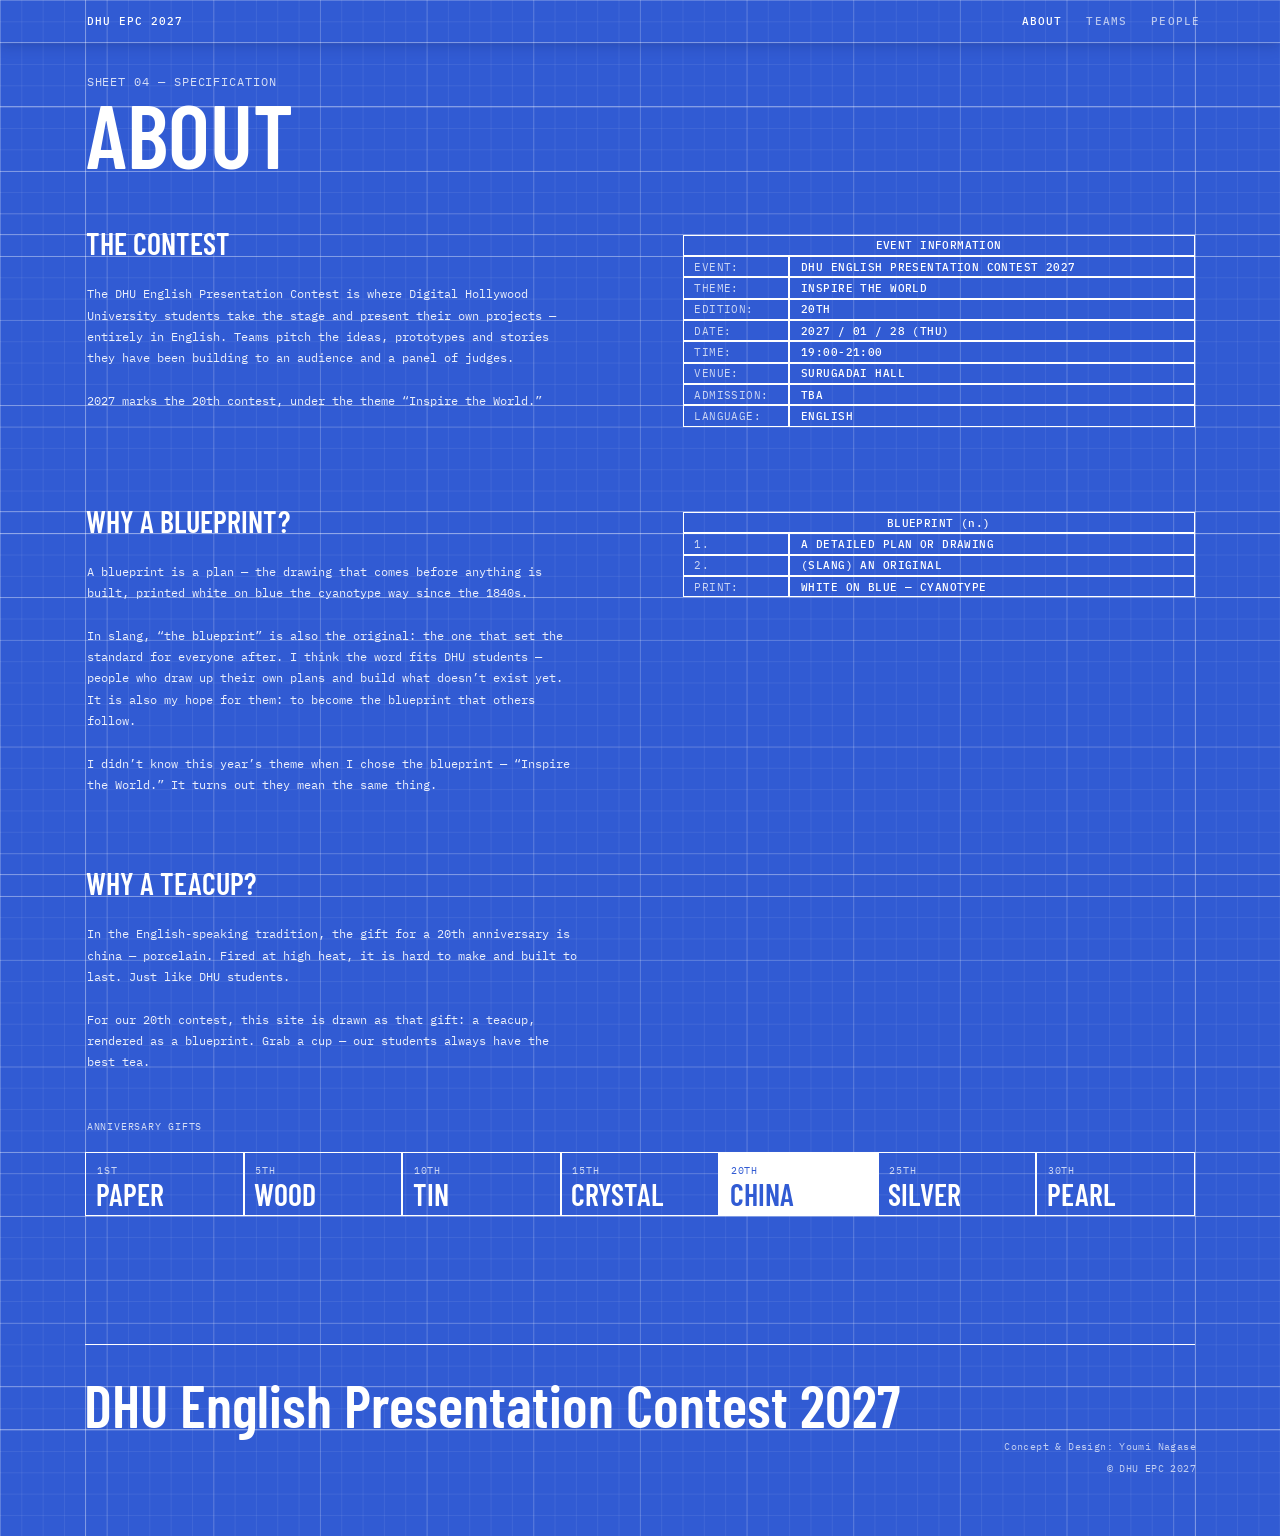
<file: about.html>
<!doctype html>
<html lang="en">
<head>
<meta charset="utf-8">
<meta name="viewport" content="width=device-width, initial-scale=1">
<title>About — DHU EPC 2027</title>
<meta name="description" content="DHU English Presentation Contest 2027 — the 20th anniversary.">
<link rel="preconnect" href="https://fonts.googleapis.com">
<link rel="preconnect" href="https://fonts.gstatic.com" crossorigin>
<link href="https://fonts.googleapis.com/css2?family=Barlow+Condensed:wght@600&family=IBM+Plex+Mono:wght@400;500&family=IBM+Plex+Sans+JP:wght@500&display=swap" rel="stylesheet">
<link rel="stylesheet" href="style.css">
<script>document.documentElement.classList.add('js')</script>
<script src="content.js" defer></script>
<script src="script.js" defer></script>
</head>
<body>
<!-- Top bar: always visible. Logo slot on the left (replace the text with <img src="images/logo.svg" alt="DHU English Presentation Contest 2027"> when delivered) -->
<header class="topbar" id="topbar">
  <div class="bar-inner">
    <div class="bar-gv d-only" style="left:96px"></div>
    <div class="bar-gv d-only" style="left:1344px"></div>
    <div class="bar-gv m-only" style="left:27px"></div>
    <div class="bar-gv m-only" style="left:363px"></div>
    <a class="brand mono-m" href="index.html#top" aria-label="DHU English Presentation Contest 2027 — top"><span class="logo-slot" data-text="brand.short"></span></a>
    <nav class="bar-links" aria-label="Main">
      <a class="mono-m is-active" style="left:1149.3px" href="about.html" data-hover-decode data-text="nav.about"></a>
      <a class="mono-m" style="left:1222.3px" href="index.html#teams" data-section="teams" data-hover-decode data-text="nav.teams"></a>
      <a class="mono-m" style="left:1295.3px" href="index.html#people" data-section="people" data-hover-decode data-text="nav.people"></a>
    </nav>
    <button class="burger bar-burger" type="button" aria-label="Open menu" aria-expanded="false" aria-controls="menu"><span></span><span></span><span></span></button>
  </div>
</header>

<div class="page">
<div class="desktop">
<main>
<section class="sheet about" id="about" style="height:1488px" aria-labelledby="about-h"><div class="frame">
  <div class="gh" style="top:119px"></div>
  <div class="gh" style="top:192px"></div>
  <div class="gh" style="top:263px"></div>
  <div class="gh" style="top:288px"></div>
  <div class="gh" style="top:456px"></div>
  <div class="gh" style="top:575px"></div>
  <div class="gh" style="top:600px"></div>
  <div class="gh" style="top:672px"></div>
  <div class="gh" style="top:983px"></div>
  <div class="gh" style="top:1008px"></div>
  <div class="gh" style="top:1296px"></div>
  <div class="gh" style="top:1368px"></div>
  <div class="gv" style="left:96px"></div>
  <div class="gv" style="left:1344px"></div>

  <p class="a mono label" style="left:97.42px;top:83px" data-decode data-text="about.sheet"></p>
  <h1 class="a bc h2 rise" style="left:96.9px;top:90.2px" id="about-h" data-text="about.title"></h1>
  <h2 class="a bc rv" style="left:97.07px;top:254.79px;font-size:33.6px;line-height:40px" data-text="about.contest.head"></h2>
  <p class="a mono rv about-body" style="left:97.66px;top:318.83px;width:552px" data-text="about.contest.body"></p>
  <div class="tblock tb-about rv" style="--d:.3s;left:768px;top:264px;grid-template-rows:repeat(9,24px)">
    <div class="v head" data-decode data-text="about.info.head"></div>
    <div class="k" data-text="about.info.eventLabel"></div><div class="v" data-decode data-text="about.info.event"></div>
    <div class="k" data-text="about.info.themeLabel"></div><div class="v" data-decode data-text="about.info.theme"></div>
    <div class="k" data-text="about.info.editionLabel"></div><div class="v" data-decode data-text="about.info.edition"></div>
    <div class="k" data-text="about.info.dateLabel"></div><div class="v" data-decode data-text="about.info.date"></div>
    <div class="k" data-text="about.info.timeLabel"></div><div class="v" data-decode data-text="about.info.time"></div>
    <div class="k" data-text="about.info.venueLabel"></div><div class="v" data-decode data-text="about.info.venue"></div>
    <div class="k" data-text="about.info.admissionLabel"></div><div class="v" data-decode data-text="about.info.admission"></div>
    <div class="k" data-text="about.info.languageLabel"></div><div class="v" data-decode data-text="about.info.language"></div>
  </div>
  <h2 class="a bc rv" style="left:97.23px;top:566.79px;font-size:33.6px;line-height:40px" data-text="about.print.head"></h2>
  <p class="a mono rv about-body" style="left:97.66px;top:630.83px;width:552px" data-text="about.print.body"></p>
  <div class="tblock tb-about rv" style="--d:.3s;left:768px;top:576px;grid-template-rows:repeat(4,24px)">
    <div class="v head" data-decode data-text="about.def.head"></div>
    <div class="k" data-text="about.def.1Label"></div><div class="v" data-decode data-text="about.def.1"></div>
    <div class="k" data-text="about.def.2Label"></div><div class="v" data-decode data-text="about.def.2"></div>
    <div class="k" data-text="about.def.printLabel"></div><div class="v" data-decode data-text="about.def.print"></div>
  </div>
  <h2 class="a bc rv" style="left:97.23px;top:974.79px;font-size:33.6px;line-height:40px" data-text="about.cup.head"></h2>
  <p class="a mono rv about-body" style="left:97.66px;top:1038.83px;width:552px" data-text="about.cup.body"></p>
  <p class="a mono label rv" style="left:97.67px;top:1255.37px;font-size:11px;line-height:24px" data-decode data-text="about.gifts.head"></p>
  <div class="gifts rv" style="--d:.2s;left:96px;top:1296px;width:1248px">
    <div class="gift"><span class="gn mono" data-text="about.gift1n"></span><span class="gm bc" data-text="about.gift1"></span></div>
    <div class="gift"><span class="gn mono" data-text="about.gift5n"></span><span class="gm bc" data-text="about.gift5"></span></div>
    <div class="gift"><span class="gn mono" data-text="about.gift10n"></span><span class="gm bc" data-text="about.gift10"></span></div>
    <div class="gift"><span class="gn mono" data-text="about.gift15n"></span><span class="gm bc" data-text="about.gift15"></span></div>
    <div class="gift is-20"><span class="gn mono" data-text="about.gift20n"></span><span class="gm bc" data-text="about.gift20"></span></div>
    <div class="gift"><span class="gn mono" data-text="about.gift25n"></span><span class="gm bc" data-text="about.gift25"></span></div>
    <div class="gift"><span class="gn mono" data-text="about.gift30n"></span><span class="gm bc" data-text="about.gift30"></span></div>
  </div>
</div></section>
</main>
<footer class="sheet footer"><div class="frame">
  <div class="gh" style="top:71px"></div>
  <div class="gh" style="top:120px"></div>
  <div class="gv" style="left:96px"></div>
  <div class="gv" style="left:1344px"></div>

  <div class="foot-rule"></div>
  <p class="a bc rise" style="left:94.41px;top:52.27px;font-size:66.48px;line-height:80px" data-text="brand"></p>
  <p class="a mono" style="right:94.5px;top:128px;text-align:right;font-size:11px;line-height:24px;letter-spacing:.04em;color:rgba(255,255,255,.7)" data-text="footer.credit"></p>
  <p class="a mono" style="right:94.5px;top:152px;text-align:right;font-size:11px;line-height:24px;letter-spacing:.04em;color:rgba(255,255,255,.7)" data-text="footer.copyright"></p>
</div></footer>
</div><!-- /desktop -->

<div class="mobile">
<main>
<section class="sheet about m-about" id="m-about" style="height:2136px" aria-labelledby="m-about-h"><div class="frame">
  <div class="gh" style="top:119px"></div>
  <div class="gh" style="top:168px"></div>
  <div class="gh" style="top:239px"></div>
  <div class="gh" style="top:264px"></div>
  <div class="gh" style="top:744px"></div>
  <div class="gh" style="top:839px"></div>
  <div class="gh" style="top:864px"></div>
  <div class="gh" style="top:1416px"></div>
  <div class="gh" style="top:1511px"></div>
  <div class="gh" style="top:1536px"></div>
  <div class="gh" style="top:1872px"></div>
  <div class="gh" style="top:2040px"></div>
  <div class="gv" style="left:27px"></div>
  <div class="gv" style="left:363px"></div>

  <p class="a mono label m-label" style="left:27.5px;top:84px" data-decode data-text="about.sheet"></p>
  <h1 class="a bc rise" style="left:27.27px;top:100.44px;font-size:67px;line-height:80px" id="m-about-h" data-text="about.title"></h1>
  <h2 class="a bc rv" style="left:27.07px;top:230.79px;font-size:33.6px;line-height:40px" data-text="about.contest.head"></h2>
  <p class="a mono rv about-body m" style="left:27.68px;top:295.0px;width:330px" data-text="about.contest.body"></p>
  <div class="tblock tb-about m rv" style="--d:.3s;left:27px;top:552px;grid-template-rows:repeat(9,24px)">
    <div class="v head" data-decode data-text="about.info.head"></div>
    <div class="k" data-text="about.info.eventLabel"></div><div class="v" data-decode data-text="about.info.event"></div>
    <div class="k" data-text="about.info.themeLabel"></div><div class="v" data-decode data-text="about.info.theme"></div>
    <div class="k" data-text="about.info.editionLabel"></div><div class="v" data-decode data-text="about.info.edition"></div>
    <div class="k" data-text="about.info.dateLabel"></div><div class="v" data-decode data-text="about.info.date"></div>
    <div class="k" data-text="about.info.timeLabel"></div><div class="v" data-decode data-text="about.info.time"></div>
    <div class="k" data-text="about.info.venueLabel"></div><div class="v" data-decode data-text="about.info.venue"></div>
    <div class="k" data-text="about.info.admissionLabel"></div><div class="v" data-decode data-text="about.info.admission"></div>
    <div class="k" data-text="about.info.languageLabel"></div><div class="v" data-decode data-text="about.info.language"></div>
  </div>
  <h2 class="a bc rv" style="left:27.23px;top:830.79px;font-size:33.6px;line-height:40px" data-text="about.print.head"></h2>
  <p class="a mono rv about-body m" style="left:27.68px;top:895.0px;width:330px" data-text="about.print.body"></p>
  <div class="tblock tb-about m rv" style="--d:.3s;left:27px;top:1320px;grid-template-rows:repeat(4,24px)">
    <div class="v head" data-decode data-text="about.def.head"></div>
    <div class="k" data-text="about.def.1Label"></div><div class="v" data-decode data-text="about.def.1"></div>
    <div class="k" data-text="about.def.2Label"></div><div class="v" data-decode data-text="about.def.2"></div>
    <div class="k" data-text="about.def.printLabel"></div><div class="v" data-decode data-text="about.def.print"></div>
  </div>
  <h2 class="a bc rv" style="left:27.24px;top:1502.79px;font-size:33.6px;line-height:40px" data-text="about.cup.head"></h2>
  <p class="a mono rv about-body m" style="left:27.68px;top:1567.0px;width:330px" data-text="about.cup.body"></p>
  <p class="a mono label m-label rv" style="left:27.66px;top:1831.37px;font-size:11px;line-height:24px" data-decode data-text="about.gifts.head"></p>
  <div class="tblock tb-gifts rv" style="--d:.2s;left:27px;top:1872px;grid-template-rows:repeat(7,24px)">
    <div class="k" data-text="about.gift1n"></div><div class="v" data-text="about.gift1"></div>
    <div class="k" data-text="about.gift5n"></div><div class="v" data-text="about.gift5"></div>
    <div class="k" data-text="about.gift10n"></div><div class="v" data-text="about.gift10"></div>
    <div class="k" data-text="about.gift15n"></div><div class="v" data-text="about.gift15"></div>
    <div class="k is-20" data-text="about.gift20n"></div><div class="v is-20" data-text="about.gift20"></div>
    <div class="k" data-text="about.gift25n"></div><div class="v" data-text="about.gift25"></div>
    <div class="k" data-text="about.gift30n"></div><div class="v" data-text="about.gift30"></div>
  </div>
</div></section>
</main>
<footer class="sheet footer m-footer"><div class="frame">
  <div class="gh" style="top:71px"></div>
  <div class="gv" style="left:27px"></div>
  <div class="gv" style="left:363px"></div>
  <div class="foot-rule" style="left:27px;width:336px"></div>
  <!-- brand may wrap; text below flows after it -->
  <div class="m-foot-flow">
    <p class="bc rise m-foot-brand" data-text="brand"></p>
    <p class="mono m-foot-copy" data-text="footer.credit"></p>
    <p class="mono m-foot-copy" data-text="footer.copyright"></p>
  </div>
</div></footer>
</div>
</div>

<!-- Mobile menu (390px design, scaled like the page) -->
<div class="menu" id="menu" tabindex="-1" role="dialog" aria-modal="true" aria-label="Menu" hidden>
  <div class="menu-frame">
    <div class="mgh" style="top:48px"></div>
    <div class="mgh" style="top:335px"></div>
    <div class="mgh" style="top:360px"></div>
    <div class="mgh" style="top:407px"></div>
    <div class="mgh" style="top:432px"></div>
    <div class="mgh" style="top:479px"></div>
    <div class="mgh" style="top:504px"></div>
    <div class="mgv" style="left:27px"></div>
    <div class="mgv" style="left:363px"></div>
    <button class="menu-close" type="button" aria-label="Close menu"><svg viewBox="0 0 24 24" width="24" height="24" aria-hidden="true"><path d="M5 5L19 19M19 5L5 19" stroke="#fff" stroke-width="1.5" fill="none"/></svg></button>
    <nav class="menu-links" aria-label="Menu">
      <a href="about.html" style="top:324px"><span class="num mono" data-text="menu.no1"></span><span class="word bc" style="left:74.63px" data-text="nav.about"></span></a>
      <a href="index.html#m-teams" style="top:396px"><span class="num mono" data-text="menu.no2"></span><span class="word bc" style="left:74.06px" data-text="nav.teams"></span></a>
      <a href="index.html#m-people" style="top:468px"><span class="num mono" data-text="menu.no3"></span><span class="word bc" style="left:73.22px" data-text="nav.people"></span></a>
    </nav>
    <p class="menu-foot mono" data-text="menu.foot"></p>
  </div>
</div>

</body>
</html>
</file>
<file: style.css>
/* DHU English Presentation Contest 2027 — Teacup
   Layout follows the Figma file 1:1 at 1440px wide (24px grid). */

:root {
  --bg: #315bd3;
  --white: #fff;
  --guide: rgba(255, 255, 255, .35);
  --grid-major: rgba(255, 255, 255, .16);
  --grid-minor: rgba(255, 255, 255, .07);
  --bc: "Barlow Condensed", sans-serif;
  --mono: "IBM Plex Mono", monospace;
  --jp: "IBM Plex Sans JP", sans-serif;
}

* { box-sizing: border-box; margin: 0; padding: 0; }

html { background: var(--bg); overflow-x: hidden; }
body {
  background: var(--bg);
  color: var(--white);
  font-family: var(--mono);
  -webkit-font-smoothing: antialiased;
  overflow-x: hidden;
}
a { color: inherit; text-decoration: none; }
img { display: block; }

/* Fixed 1440px canvas, scaled to the viewport by script.js */
.page { width: 1440px; zoom: var(--scale, 1); }
@media (min-width: 1440px) { .page { width: 100%; } }

/* 1440px content frame, centered; sections and grid run full-bleed */
.frame { position: relative; width: 1440px; height: 100%; margin: 0 auto; }

/* Each section is a sheet with its own 24px grid */
.sheet {
  position: relative;
  width: 100%;
  overflow: hidden; /* full-bleed guide lines must not cause horizontal scroll */
  scroll-margin-top: 48px; /* keep anchors clear of the sticky bar */
  /* % is relative to (box − tile), so each tile size needs its own offset to put lines on the frame grid */
  background-position: calc(50% - 660px) 0, calc(50% - 660px) 0, calc(50% - 708px) 0, calc(50% - 708px) 0;
  background-image:
    linear-gradient(to right, var(--grid-major) 1px, transparent 1px),
    linear-gradient(to bottom, var(--grid-major) 1px, transparent 1px),
    linear-gradient(to right, var(--grid-minor) 1px, transparent 1px),
    linear-gradient(to bottom, var(--grid-minor) 1px, transparent 1px);
  background-size: 120px 120px, 120px 120px, 24px 24px, 24px 24px;
}
.hero   { height: 816px; }
/* Desktop hero: scaled by --hs so the whole sheet fits the viewport height */
.desktop .hero {
  height: calc(var(--hh, 816) * 1px);
  padding-top: calc(var(--hoff, 0) * 1px);
  background-size:
    calc(120px * var(--hs, 1)) calc(120px * var(--hs, 1)),
    calc(120px * var(--hs, 1)) calc(120px * var(--hs, 1)),
    calc(24px * var(--hs, 1)) calc(24px * var(--hs, 1)),
    calc(24px * var(--hs, 1)) calc(24px * var(--hs, 1));
  background-position: calc(50% - 660px * var(--hs, 1)) 0, calc(50% - 660px * var(--hs, 1)) 0, calc(50% - 708px * var(--hs, 1)) 0, calc(50% - 708px * var(--hs, 1)) 0;
}
.desktop .hero > .frame { zoom: var(--hs, 1); height: 816px; }
/* SCROLL ↓: centered, distance from the bottom of the hero (= bottom of the screen) */
.hero { --scroll-bottom: 32px; }
.hero-scroll {
  position: absolute; left: 0; right: 0; bottom: var(--scroll-bottom); text-align: center; /* not translate: the fade/bob animations use it */
  font-size: 11px; line-height: 14px; letter-spacing: .08em; color: rgba(255,255,255,.7);
  white-space: nowrap;
}
/* vertical guides run the full screen height, above and below the centered sheet */
.desktop .hero .gv { top: calc(var(--hoff, 0) * -1px / var(--hs, 1)); height: calc(var(--hh, 816) * 1px / var(--hs, 1)); }
.teams  { height: 2544px; }
.people { height: 1176px; }
.footer { height: 240px; }

/* Guide lines */
.gh, .gv { position: absolute; background: var(--guide); pointer-events: none; }
.gh { left: -2000px; width: 5440px; height: 1px; }
.gv { top: 0; width: 1px; height: 100%; }

/* Absolutely placed elements */
.a { position: absolute; white-space: nowrap; }

/* Type */
.bc   { font-family: var(--bc); font-weight: 600; }
.mono { font-family: var(--mono); font-weight: 400; }
.mono-m { font-family: var(--mono); font-weight: 500; }
.jp   { font-family: var(--jp); font-weight: 500; }

.label { font-size: 13px; line-height: 17px; letter-spacing: .08em; color: rgba(255,255,255,.8); }
.h2    { font-size: 100.56px; line-height: 121px; }

/* Hero */
.nav a { font-size: 12px; line-height: 16px; letter-spacing: .1em; top: 52.19px; }
.title { font-size: 120px; line-height: 100px; white-space: pre; } /* 4 lines: cap top 168, baseline 552 */
.cta {
  position: absolute; left: 96px; top: 720px; width: 148px; height: 48px;
  border: 1.5px solid var(--white);
}
.cta span {
  position: absolute; left: 20px; top: 14px;
  font-size: 13px; line-height: 17px; letter-spacing: .08em; white-space: nowrap;
}
/* CTA hover: white ink wipes in from the left, text turns blue,
   corner ticks spread out, arrow exits right and comes back from the left */
.cta { overflow: visible; isolation: isolate; transition: color .35s var(--ease); }
.cta::before {
  content: ""; position: absolute; inset: 0; z-index: -1;
  background: var(--white); transform: scaleX(0); transform-origin: left center;
  transition: transform .45s var(--ease);
}
.cta::after { /* L-shaped corner ticks, 6px, sitting on the border */
  content: ""; position: absolute; inset: -1.5px; pointer-events: none; opacity: 0;
  background:
    linear-gradient(var(--white), var(--white)) 0 0 / 6px 1px,
    linear-gradient(var(--white), var(--white)) 0 0 / 1px 6px,
    linear-gradient(var(--white), var(--white)) 100% 0 / 6px 1px,
    linear-gradient(var(--white), var(--white)) 100% 0 / 1px 6px,
    linear-gradient(var(--white), var(--white)) 0 100% / 6px 1px,
    linear-gradient(var(--white), var(--white)) 0 100% / 1px 6px,
    linear-gradient(var(--white), var(--white)) 100% 100% / 6px 1px,
    linear-gradient(var(--white), var(--white)) 100% 100% / 1px 6px;
  background-repeat: no-repeat;
  transition: inset .35s var(--ease), opacity .25s ease;
}
.cta:hover, .cta:focus-visible { color: var(--bg); outline: none; }
.cta:hover::before, .cta:focus-visible::before { transform: scaleX(1); }
.cta:hover::after, .cta:focus-visible::after { inset: -8px; opacity: 1; }
.cta:active::before { transform: scaleX(1); background: rgba(255,255,255,.85); }

/* Title-block tables */
.tblock { position: absolute; display: grid; }
.tblock > div {
  border: 1px solid var(--white);
  font-size: 11px; letter-spacing: .04em; white-space: nowrap;
}
.tblock .k { font-weight: 400; color: rgba(255,255,255,.75); }
.tblock .v { font-weight: 500; }
.tb-hero { left: 768px; top: 624px; grid-template-columns: 120px 456px; grid-template-rows: repeat(6, 24px); }
.tb-hero .head { grid-column: span 2; text-align: center; padding: 2px 0 0; }
.tb-hero > div { padding: 2px 0 0 12px; font-size: 12px; line-height: 18px; }

/* Teams */
.group-rule { position: absolute; height: 1px; background: rgba(255,255,255,.6); }
.count { font-size: 12px; line-height: 16px; letter-spacing: .08em; color: rgba(255,255,255,.8); }

/* Team card: 600 × 600, two per row (x = 96 / 744). Opens the team modal. */
.card {
  position: absolute; width: 600px; height: 600px;
  background: rgba(255,255,255,.1);
  border: 1.5px solid rgba(255,255,255,.5);
  color: inherit; font: inherit; text-align: left; cursor: pointer;
  transition: background-color .2s;
}
.card:hover, .card:focus-visible { background: rgba(255,255,255,.18); outline: none; }
.card img {
  position: absolute; left: 22.5px; top: 22.5px; width: 552px; height: 368px; object-fit: cover;
}
.card .c { position: absolute; width: 552px; }
.card .lbl  { left: 21.62px; top: 414.5px; font-size: 11px; line-height: 24px; letter-spacing: .08em; color: rgba(255,255,255,.75); white-space: pre; }
.card .proj { left: 19.91px; top: 435.5px; font-size: 48px; line-height: 48px; }
.card .team { left: 21.12px; top: 509.5px; font-size: 15px; line-height: 24px; white-space: pre-wrap; }
.card .team.after2 { top: 557.5px; } /* project title on 2 lines */

/* Team modal */
.modal {
  width: min(960px, calc(100vw - 32px)); max-height: calc(100vh - 32px);
  margin: auto; padding: 0;
  background-color: var(--bg); color: var(--white);
  border: 1.5px solid var(--white);
  background-image:
    linear-gradient(to right, var(--grid-minor) 1px, transparent 1px),
    linear-gradient(to bottom, var(--grid-minor) 1px, transparent 1px);
  background-size: 24px 24px;
}
.modal::backdrop { background: rgba(10, 25, 80, .7); }
.modal-inner { display: grid; grid-template-columns: 1fr 1fr; gap: 48px; padding: 48px; }
.modal img { width: 100%; aspect-ratio: 3 / 2; object-fit: cover; }
.modal .lbl  { font-size: 11px; line-height: 24px; letter-spacing: .08em; color: rgba(255,255,255,.75); white-space: pre; }
.modal .proj { font-size: 48px; line-height: 48px; }
.modal .team { margin-top: 16px; font-size: 15px; line-height: 24px; white-space: pre-wrap; }
.modal .rule { height: 1px; background: rgba(255,255,255,.4); margin: 24px 0; }
.modal .cap  { font-size: 10px; line-height: 24px; letter-spacing: .08em; color: rgba(255,255,255,.7); }
.modal .txt  { font-size: 13px; line-height: 24px; color: rgba(255,255,255,.9); }
.modal .txt + .cap { margin-top: 24px; }
.modal ul { list-style: none; }
.modal-close {
  position: absolute; top: 12px; right: 12px;
  background: none; border: 1px solid var(--white); color: var(--white);
  font: 500 11px/1 var(--mono); letter-spacing: .08em; padding: 6px 10px; cursor: pointer;
}
.modal-close:hover { background: rgba(255,255,255,.15); }
@media (max-width: 720px) {
  .modal-inner { grid-template-columns: 1fr; gap: 24px; padding: 48px 24px 24px; }
  .modal .proj { font-size: 36px; line-height: 40px; }
}

/* People */
.ph { position: absolute; top: 360px; width: 168px; height: 168px; }
.role { font-size: 36px; line-height: 43px; top: 276px; }
.tba  { font-size: 26px; line-height: 31px; top: 550px; }
.aff  { font-size: 11px; line-height: 14px; top: 589px; color: rgba(255,255,255,.7); }

/* Footer */
.foot-rule { position: absolute; left: 96px; top: 24px; width: 1248px; height: 1.5px; background: var(--white); }

/* =========================================================
   Motion
   - .js is set in <head>; without JS everything is shown as-is.
   - A section gets .in when it enters the viewport (hero: on load).
   - --d = delay, --i = stagger index (set by script.js)
   ========================================================= */
:root { --ease: cubic-bezier(.2, .7, .2, 1); }

/* Guide lines draw across */
.js .gh { transform: scaleX(0); transform-origin: left center; }
.js .gv { transform: scaleY(0); transform-origin: center top; }
.js .in .gh, .js .in .gv {
  transform: none;
  transition: transform 1.4s var(--ease) calc(var(--i, 0) * 70ms);
}

/* Fade up */
.js .rv { opacity: 0; translate: 0 12px; }
.js .in .rv {
  opacity: 1; translate: 0 0;
  transition: opacity .8s var(--ease) var(--d, 0s), translate .8s var(--ease) var(--d, 0s);
}

/* Title lines rise from a mask */
.title .ln { display: block; overflow: hidden; }
.title .ln > span { display: block; }
.js .title .ln > span { transform: translateY(105%); }
.js .in .title .ln > span { transform: none; transition: transform 1s var(--ease) var(--d, 0s); }

/* Section headings rise (inner span added by script.js) */
.rise { overflow: hidden; }
.rise > span { display: block; }
.js .rise > span { transform: translateY(105%); }
.js .in .rise > span { transform: none; transition: transform .9s var(--ease) .15s; }

/* Teacup: solid lines draw, dashed lines fade, section fill appears last */
.cup .draw { stroke-dasharray: 1; stroke-dashoffset: 0; }
.cup .sec { fill-opacity: .28; }
.js .cup .draw { stroke-dashoffset: 1; }
.js .cup .sec { fill-opacity: 0; }
.js .cup .fade, .js .cup .steam { opacity: 0; }
.js .in .cup .draw { stroke-dashoffset: 0; transition: stroke-dashoffset 1.4s var(--ease) var(--d, 0s); }
.js .in .cup .sec { fill-opacity: .28; transition: stroke-dashoffset 1.4s var(--ease) var(--d, 0s), fill-opacity .8s ease 2.1s; }
.js .in .cup .fade { opacity: 1; transition: opacity .8s ease var(--d, 0s); }
.js .in .cup .steam { opacity: 1; transition: opacity 1.2s ease 2.2s; }
.cup .steam path { animation: steam 1.8s linear infinite; }
@keyframes steam { to { stroke-dashoffset: -24; } }

/* Team cards and people circles */
.js .card { opacity: 0; translate: 0 24px; }
.js .card.in {
  opacity: 1; translate: 0 0;
  transition: opacity .9s var(--ease) calc(.2s + var(--i, 0) * 120ms),
              translate .9s var(--ease) calc(.2s + var(--i, 0) * 120ms),
              background-color .2s;
}
.js .ph { opacity: 0; scale: .9; }
.js .in .ph {
  opacity: 1; scale: 1;
  transition: opacity .8s var(--ease) calc(.3s + var(--i, 0) * 90ms), scale .8s var(--ease) calc(.3s + var(--i, 0) * 90ms);
}
.ph circle { transform-origin: center; transition: transform .6s var(--ease); }
.ph:hover circle { transform: rotate(30deg); }

/* Small touches */
.cta .arrow { display: inline-block; font-style: normal; }
.cta:hover .arrow, .cta:focus-visible .arrow { animation: arrow-loop .55s var(--ease) forwards; }
@keyframes arrow-loop {
  0%   { transform: translateX(0);    opacity: 1; }
  45%  { transform: translateX(14px); opacity: 0; }
  46%  { transform: translateX(-14px); opacity: 0; }
  100% { transform: translateX(4px);  opacity: 1; }
}
@media (prefers-reduced-motion: reduce) {
  .cta::after { transition: none; }
  .cta:hover .arrow, .cta:focus-visible .arrow { animation: none; }
}
.js .in .scroll { animation: bob 2s ease-in-out 3.2s infinite; }
@keyframes bob { 50% { translate: 0 4px; } }

@media (prefers-reduced-motion: reduce) {
  .js .gh, .js .gv, .js .rv, .js .title .ln > span, .js .rise > span,
  .js .card, .js .ph { transform: none !important; translate: none !important; scale: none !important; opacity: 1 !important; transition: none !important; }
  .js .cup .draw { stroke-dashoffset: 0 !important; transition: none !important; }
  .js .cup .sec { fill-opacity: .28 !important; }
  .js .cup .fade, .js .cup .steam { opacity: 1 !important; transition: none !important; }
  .cup .steam path, .js .in .scroll { animation: none !important; }
}

/* =========================================================
   Mobile (< 768px): 390px design on the same 24px grid,
   scaled to the viewport width by script.js.
   Content column x = 27–363 (grid shifted by 3px).
   ========================================================= */
.mobile { display: none; }
@media (max-width: 767px) {
  .desktop { display: none; }
  .mobile { display: block; }
  .page { width: 390px; }
}
.mobile .sheet { width: 390px; background-position: 3px 0; }
.mobile .frame { width: 390px; }
.m-hero   { height: 1080px; }
.m-teams  { height: 2064px; }
.m-people { height: 1032px; }
.m-footer { height: auto; }
.m-footer > .frame { height: auto; padding: 58.46px 0 40px; }
/* Mobile footer: the brand may wrap. 48px lines keep each line's glyphs on the grid
   (glyph top 72, 120, ...); note and copyright flow below it. */
.m-foot-flow { position: relative; }
br.m-br { display: none; }              /* break only where wanted: */
.m-foot-brand br.m-br { display: inline; } /* mobile footer brand */
.m-foot-brand { position: relative; margin-left: 26.22px; width: 337px; font-size: 33px; line-height: 48px; }
.m-foot-brand::after { /* guide under the last line's glyphs */
  content: ""; position: absolute; left: -2026.22px; width: 5440px; height: 1px; bottom: 11.46px; background: var(--guide);
}
.m-foot-brand + .m-foot-copy { margin-top: -2.46px; } /* first line after the brand: baseline back on the grid */
.m-foot-copy { margin-left: 28px; font-size: 11px; line-height: 24px; letter-spacing: .04em; color: rgba(255,255,255,.7); }

.m-nav a { top: 28px; font-size: 11px; line-height: 16px; }
.m-label { font-size: 11px; line-height: 16px; }
.m-title { font-size: 65.88px; line-height: 60.94px; } /* 3 lines: "DHU ENGLISH / PRESENTATION / CONTEST", cap top 120, baseline 288 */

.tb-m { grid-template-columns: 72px 264px; grid-template-rows: repeat(6, 24px); }
.tb-m > div { padding: 3.25px 0 0 8px; font-size: 10px; line-height: 15px; letter-spacing: 0; }
.tb-m .head { grid-column: span 2; text-align: center; padding-left: 0; }

.m-card { width: 336px; }
.m-card img { left: 10.5px; top: 10.5px; width: 312px; height: 208px; }
.m-card .c { width: 312px; }
.m-card .lbl  { left: 10.05px; top: 246.5px; font-size: 10px; }
.m-card .proj { left: 9.6px; top: 264.5px; font-size: 24px; line-height: 24px; }
.m-card .team { left: 9.3px; font-size: 13px; line-height: 24px; }

.m-ph { width: 96px; height: 96px; }

/* =========================================================
   Sticky bar (desktop + mobile) and mobile menu
   ========================================================= */
.topbar {
  position: fixed; top: 0; left: 0; right: 0; z-index: 50;
  height: calc(48px * var(--scale, 1));
  background-color: var(--bg);
  box-shadow: 0 2px 12px rgba(10, 25, 80, .25); /* soft navy shadow so the bar lifts off the page */
  /* same grid as the page, scaled with it */
  background-image:
    linear-gradient(to right, var(--grid-major) 1px, transparent 1px),
    linear-gradient(to bottom, var(--grid-major) 1px, transparent 1px),
    linear-gradient(to right, var(--grid-minor) 1px, transparent 1px),
    linear-gradient(to bottom, var(--grid-minor) 1px, transparent 1px);
  background-size:
    calc(120px * var(--scale, 1)) calc(120px * var(--scale, 1)),
    calc(120px * var(--scale, 1)) calc(120px * var(--scale, 1)),
    calc(24px * var(--scale, 1)) calc(24px * var(--scale, 1)),
    calc(24px * var(--scale, 1)) calc(24px * var(--scale, 1));
  background-position: calc(50% - 660px * var(--scale, 1)) 0, calc(50% - 660px * var(--scale, 1)) 0, calc(50% - 708px * var(--scale, 1)) 0, calc(50% - 708px * var(--scale, 1)) 0;
  border-bottom: 1px solid var(--guide);
}
.bar-gv { position: absolute; top: 0; width: 1px; height: 48px; background: var(--guide); }
.m-only { display: none; }
/* Logo slot: text for now; an <img> dropped in here is sized to the bar */
.logo-slot { display: inline-block; height: 16px; line-height: 16px; }
.logo-slot img { display: block; height: 24px; width: auto; margin-top: -4px; }
.bar-inner { position: relative; width: 1440px; height: 48px; margin: 0 auto; zoom: var(--scale, 1); }
.brand { position: absolute; left: 97.5px; top: 16px; font-size: 12px; line-height: 16px; letter-spacing: .1em; }
.bar-links a {
  position: absolute; top: 16px; font-size: 12px; line-height: 16px; letter-spacing: .1em;
  opacity: .65; transition: opacity .2s;
}
.bar-links a:hover, .bar-links a.is-active { opacity: 1; }
.burger.bar-burger { display: none; }

/* Hamburger icon: three 20px lines */
.burger {
  width: 24px; height: 24px; padding: 4px 2px;
  display: flex; flex-direction: column; justify-content: space-between;
  background: none; border: 0; cursor: pointer;
}
.burger span { display: block; height: 1.5px; background: var(--white); }
.m-burger { position: absolute; left: 339px; top: 24px; }

@media (max-width: 767px) {
  .bar-inner { width: 390px; }
  .topbar { background-position: calc(3px * var(--scale, 1)) 0; }
  .d-only { display: none; }
  .m-only { display: block; }
  .brand { left: 27.5px; font-size: 10px; letter-spacing: .06em; }
  .bar-links { display: none; }
  .burger.bar-burger { display: flex; position: absolute; left: 339px; top: 12px; }
}

/* Full-screen menu: 390px frame on the 24px grid (Figma "Mobile menu (open)") */
.menu {
  position: fixed; inset: 0; z-index: 60;
  background-color: var(--bg);
  opacity: 0; transition: opacity .3s ease;
}
.menu.open { opacity: 1; }
.menu:focus { outline: none; }
.menu-frame {
  position: relative; width: 390px; margin: 0 auto;
  height: calc(100dvh / var(--scale, 1));
  zoom: var(--scale, 1);
  overflow: hidden;
  background-image:
    linear-gradient(to right, var(--grid-minor) 1px, transparent 1px),
    linear-gradient(to bottom, var(--grid-minor) 1px, transparent 1px);
  background-size: 24px 24px;
  background-position: 3px 0;
}
.mgh, .mgv { position: absolute; background: var(--guide); }
.mgh { left: 0; width: 390px; height: 1px; }
.mgv { top: 0; width: 1px; height: 100%; }
.menu-close {
  position: absolute; left: 339px; top: 12px; width: 24px; height: 24px; padding: 0;
  background: none; border: 0; cursor: pointer;
}
.menu-close svg { display: block; transition: rotate .3s var(--ease); }
.menu-close:hover svg { rotate: 90deg; }
.menu-links a {
  position: absolute; left: 0; width: 390px; height: 48px;
  translate: 0 16px; opacity: 0;
  transition: translate .5s var(--ease), opacity .5s var(--ease), background-color .2s;
}
.menu-links a:hover { background: rgba(255,255,255,.08); }
.menu-links .num { position: absolute; left: 27.38px; top: 23.87px; font-size: 11px; line-height: 16px; letter-spacing: .08em; color: rgba(255,255,255,.7); }
.menu-links .word { position: absolute; top: 2.73px; font-size: 33.52px; line-height: 40px; letter-spacing: .1em; }
.menu.open .menu-links a { translate: 0 0; opacity: 1; }
.menu.open .menu-links a:nth-child(2) { transition-delay: .06s, .06s, 0s; }
.menu.open .menu-links a:nth-child(3) { transition-delay: .12s, .12s, 0s; }
.menu-foot { position: absolute; left: 27.1px; bottom: 20px; font-size: 10px; line-height: 24px; letter-spacing: .06em; color: rgba(255,255,255,.7); }
body.menu-open { overflow: hidden; }

@media (prefers-reduced-motion: reduce) {
  .menu, .menu-links a { transition: none !important; }
}

small { font-size: inherit; }

/* People: TBA + name centered under each circle (Figma "Person" unit) */
.person-label { position: absolute; display: flex; flex-direction: column; align-items: center; gap: 8px; text-align: center; }
.person-label .p-tba { font-size: 26px; line-height: 31px; }
.person-label .p-aff { font-size: 11px; line-height: 14px; color: rgba(255,255,255,.7); white-space: nowrap; }
.person-label.m { gap: 6px; }
.person-label.m .p-tba { font-size: 18px; line-height: 22px; }
.person-label.m .p-aff { font-size: 10px; line-height: 14px; white-space: normal; }

/* =========================================================
   About page (about.html) — same grid rules as the top page
   ========================================================= */
.about-body { font-size: 14px; line-height: 24px; white-space: normal; color: rgba(255,255,255,.9); }
.about-body.m { font-size: 13px; }

/* event information: same look as the hero title block */
.tb-about { grid-template-columns: 120px 456px; }
.tb-about > div { padding: 2px 0 0 12px; font-size: 12px; line-height: 18px; }
.tb-about .head { grid-column: span 2; text-align: center; padding-left: 0; }
.tb-about.m { grid-template-columns: 96px 240px; }
.tb-about.m > div { padding: 3.25px 0 0 8px; font-size: 10px; line-height: 15px; letter-spacing: 0; }
.tb-about.m .head { padding-left: 0; }

/* anniversary gifts: 7 cells, 20th inverted */
.gifts { position: absolute; display: grid; grid-template-columns: repeat(7, 1fr); }
.gift { position: relative; height: 72px; border: 1px solid var(--white); }
.gift .gn { position: absolute; left: 12px; top: 7.87px; font-size: 11px; line-height: 24px; letter-spacing: .08em; color: rgba(255,255,255,.75); }
.gift .gm { position: absolute; left: 10.6px; top: 26.79px; font-size: 33.6px; line-height: 40px; }
.gift.is-20 { background: var(--white); color: var(--bg); }
.gift.is-20 .gn { color: var(--bg); }

.tb-gifts { grid-template-columns: 96px 240px; }
.tb-gifts > div { padding: 3.25px 0 0 8px; font-size: 10px; line-height: 15px; letter-spacing: .04em; }
.tb-gifts .v { font-weight: 500; }
.tb-gifts .is-20 { background: var(--white); color: var(--bg); }
</file>
